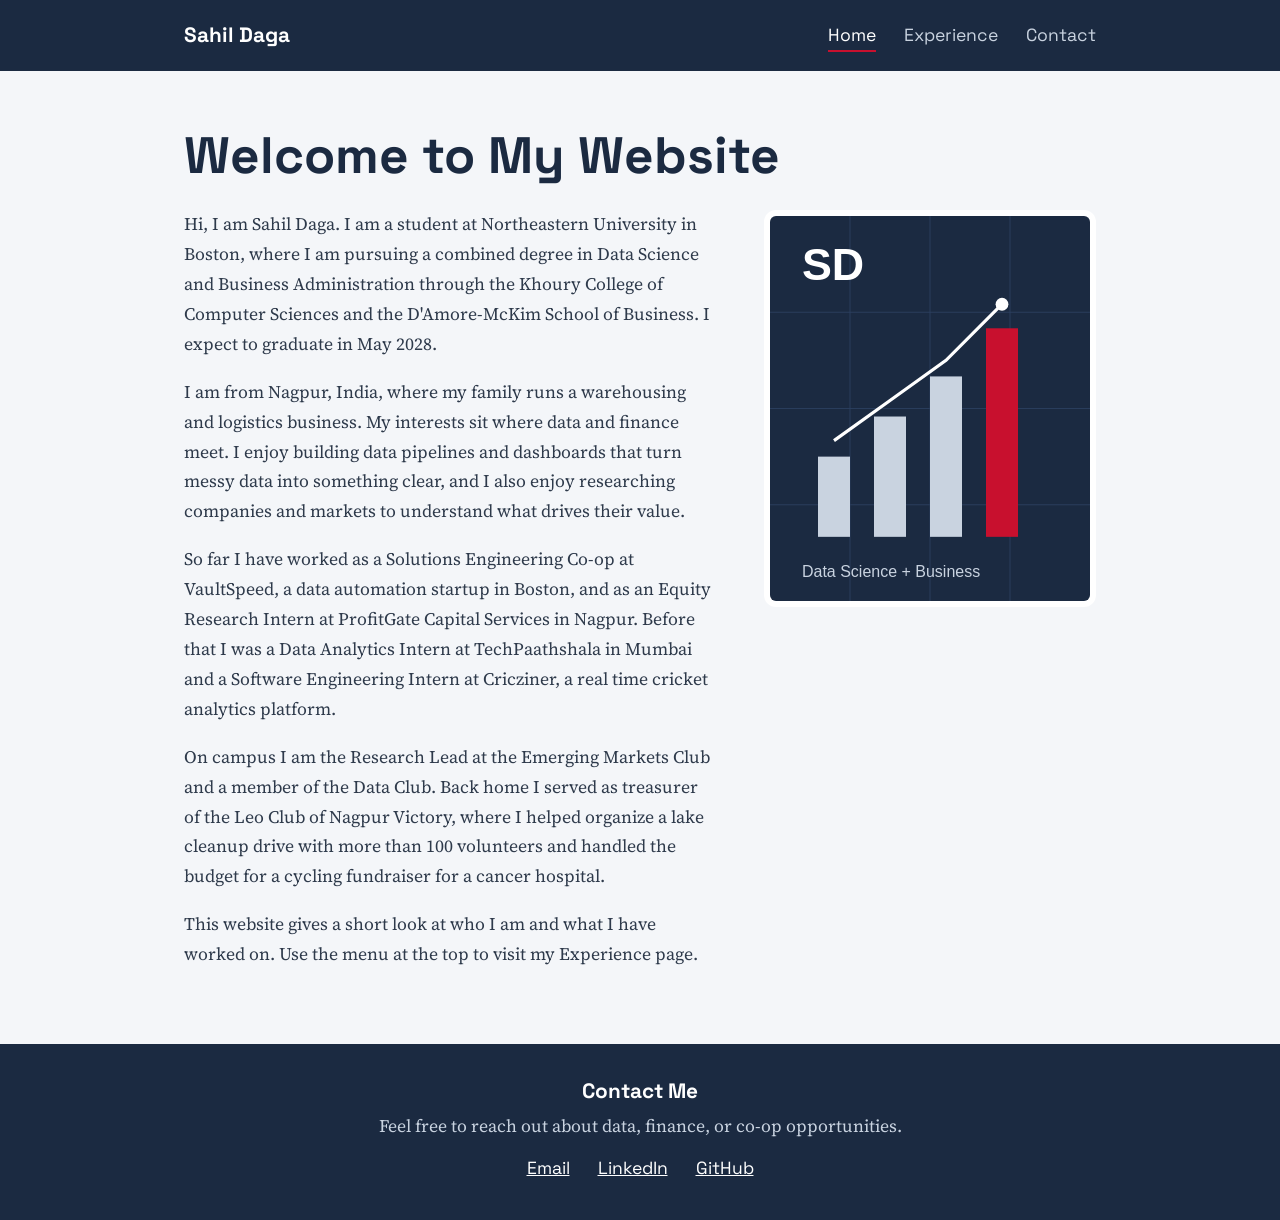
<file: index.html>
<!DOCTYPE html>
<html lang="en">
<head>
  <meta charset="UTF-8">
  <meta name="viewport" content="width=device-width, initial-scale=1">
  <title>Sahil Daga | About Me</title>
  <link rel="preconnect" href="https://fonts.googleapis.com">
  <link href="https://fonts.googleapis.com/css2?family=Space+Grotesk:wght@500;700&family=Source+Serif+4:wght@400;600&display=swap" rel="stylesheet">
  <link rel="stylesheet" href="style.css">
</head>
<body>

  <header>
    <nav>
      <a class="logo" href="index.html">Sahil Daga</a>
      <ul>
        <li><a href="index.html" class="active">Home</a></li>
        <li><a href="experience.html">Experience</a></li>
        <li><a href="#contact">Contact</a></li>
      </ul>
    </nav>
  </header>

  <main>
    <h1>Welcome to My Website</h1>

    <section class="intro">
      <div>
        <p>Hi, I am Sahil Daga. I am a student at Northeastern University in Boston, where I am pursuing a combined degree in Data Science and Business Administration through the Khoury College of Computer Sciences and the D'Amore-McKim School of Business. I expect to graduate in May 2028.</p>

        <p>I am from Nagpur, India, where my family runs a warehousing and logistics business. My interests sit where data and finance meet. I enjoy building data pipelines and dashboards that turn messy data into something clear, and I also enjoy researching companies and markets to understand what drives their value.</p>

        <p>So far I have worked as a Solutions Engineering Co-op at VaultSpeed, a data automation startup in Boston, and as an Equity Research Intern at ProfitGate Capital Services in Nagpur. Before that I was a Data Analytics Intern at TechPaathshala in Mumbai and a Software Engineering Intern at Cricziner, a real time cricket analytics platform.</p>

        <p>On campus I am the Research Lead at the Emerging Markets Club and a member of the Data Club. Back home I served as treasurer of the Leo Club of Nagpur Victory, where I helped organize a lake cleanup drive with more than 100 volunteers and handled the budget for a cycling fundraiser for a cancer hospital.</p>

                <p>This website gives a short look at who I am and what I have worked on. Use the menu at the top to visit my Experience page.</p>
      </div>
      <img src="profile.svg" alt="Portrait card for Sahil Daga">
    </section>
  </main>

  <footer id="contact">
    <h3>Contact Me</h3>
    <p style="margin: 0 auto 12px;">Feel free to reach out about data, finance, or co-op opportunities.</p>
    <a href="mailto:daga.sa@northeastern.edu">Email</a>
    <a href="https://www.linkedin.com/in/sahildaga/" target="_blank">LinkedIn</a>
    <a href="https://github.com/SahilDaga18" target="_blank">GitHub</a>
  </footer>

</body>
</html>
</file>
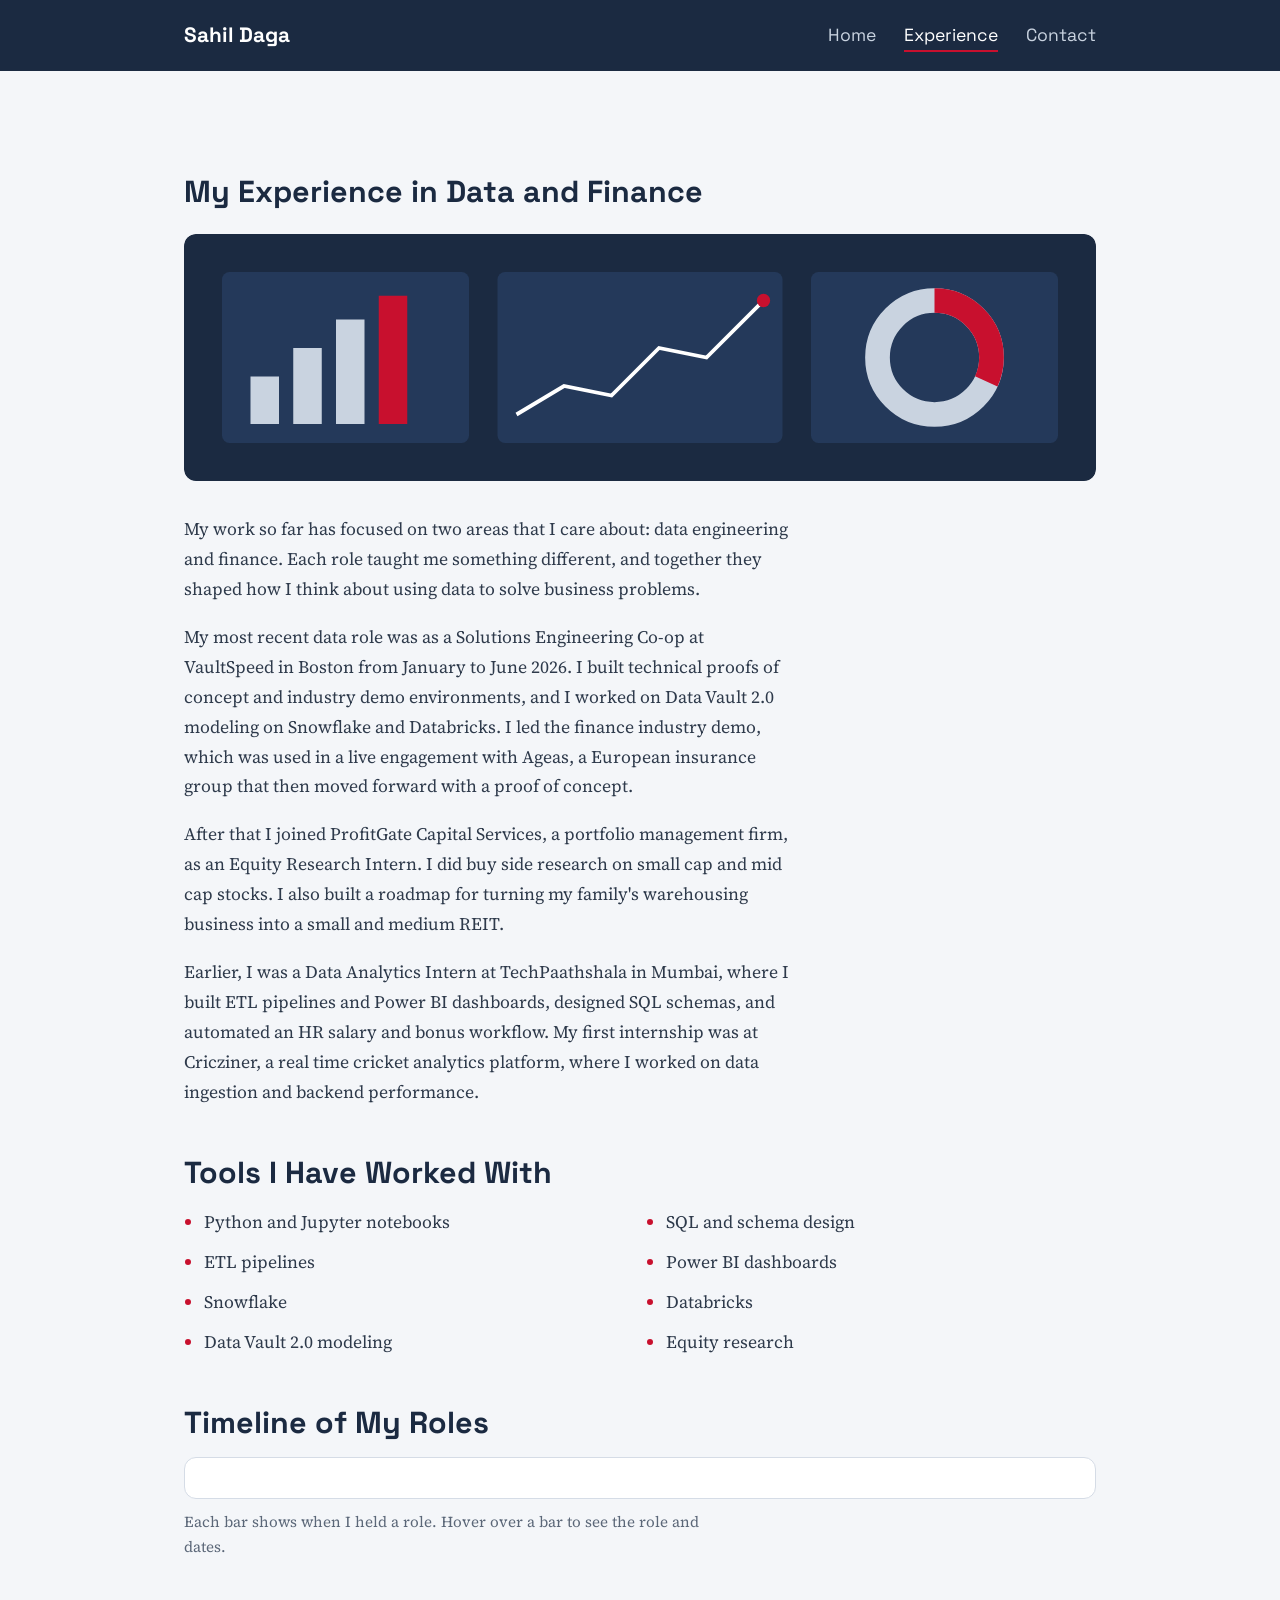
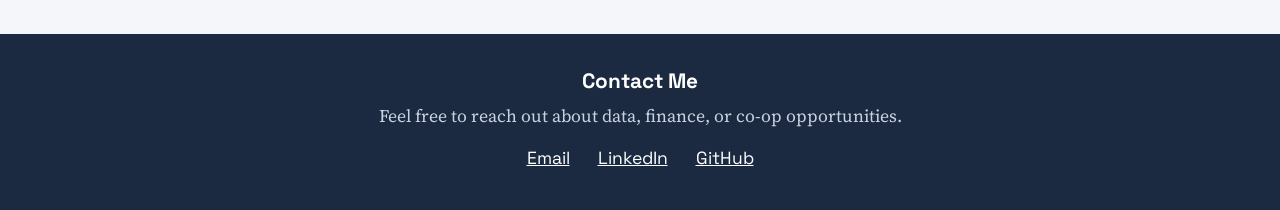
<file: experience.html>
<!DOCTYPE html>
<html lang="en">
<head>
  <meta charset="UTF-8">
  <meta name="viewport" content="width=device-width, initial-scale=1">
  <title>Sahil Daga | Experience</title>
  <link rel="preconnect" href="https://fonts.googleapis.com">
  <link href="https://fonts.googleapis.com/css2?family=Space+Grotesk:wght@500;700&family=Source+Serif+4:wght@400;600&display=swap" rel="stylesheet">
  <link rel="stylesheet" href="style.css">
  <script src="https://d3js.org/d3.v7.min.js"></script>
</head>
<body>

  <header>
    <nav>
      <a class="logo" href="index.html">Sahil Daga</a>
      <ul>
        <li><a href="index.html">Home</a></li>
        <li><a href="experience.html" class="active">Experience</a></li>
        <li><a href="#contact">Contact</a></li>
      </ul>
    </nav>
  </header>

  <main>
    <h2>My Experience in Data and Finance</h2>

    <img class="banner" src="experience.svg" alt="Illustration of a data dashboard with charts">

    <p>My work so far has focused on two areas that I care about: data engineering and finance. Each role taught me something different, and together they shaped how I think about using data to solve business problems.</p>

    <p>My most recent data role was as a Solutions Engineering Co-op at VaultSpeed in Boston from January to June 2026. I built technical proofs of concept and industry demo environments, and I worked on Data Vault 2.0 modeling on Snowflake and Databricks. I led the finance industry demo, which was used in a live engagement with Ageas, a European insurance group that then moved forward with a proof of concept.</p>

    <p>After that I joined ProfitGate Capital Services, a portfolio management firm, as an Equity Research Intern. I did buy side research on small cap and mid cap stocks. I also built a roadmap for turning my family's warehousing business into a small and medium REIT.</p>

    <p>Earlier, I was a Data Analytics Intern at TechPaathshala in Mumbai, where I built ETL pipelines and Power BI dashboards, designed SQL schemas, and automated an HR salary and bonus workflow. My first internship was at Cricziner, a real time cricket analytics platform, where I worked on data ingestion and backend performance.</p>

    <h2>Tools I Have Worked With</h2>
    <ul class="skills">
      <li>Python and Jupyter notebooks</li>
      <li>SQL and schema design</li>
      <li>ETL pipelines</li>
      <li>Power BI dashboards</li>
      <li>Snowflake</li>
      <li>Databricks</li>
      <li>Data Vault 2.0 modeling</li>
      <li>Equity research</li>
    </ul>

    <h2>Timeline of My Roles</h2>
    <div id="chart"></div>
    <p class="chart-note">Each bar shows when I held a role. Hover over a bar to see the role and dates.</p>
  </main>

  <footer id="contact">
    <h3>Contact Me</h3>
    <p style="margin: 0 auto 12px;">Feel free to reach out about data, finance, or co-op opportunities.</p>
    <a href="mailto:daga.sa@northeastern.edu">Email</a>
    <a href="https://www.linkedin.com/in/sahildaga/" target="_blank">LinkedIn</a>
    <a href="https://github.com/SahilDaga18" target="_blank">GitHub</a>
  </footer>

  <script src="chart.js"></script>
</body>
</html>
</file>
<file: style.css>
/* == The color scheme and the fonts == */
:root {
  --ink: #1B2A41;
  --text: #2E3A4B;
  --paper: #F4F6F9;
  --white: #FFFFFF;
  --accent: #C8102E;
  --line: #D5DCE6;
  --heading-font: "Space Grotesk", Arial, sans-serif;
  --body-font: "Source Serif 4", Georgia, serif;
}

* { box-sizing: border-box; }

body {
  margin: 0;
  background: var(--paper);
  color: var(--text);
  font-family: var(--body-font);
  font-size: 1.1rem;
  line-height: 1.7;
}

/* ===== Navigation header ===== */
header { background: var(--ink); padding: 18px 0; }
nav {
  max-width: 960px;
  margin: 0 auto;
  padding: 0 24px;
  display: flex;
  justify-content: space-between;
  align-items: center;
}
nav .logo {
  font-family: var(--heading-font);
  font-weight: 700;
  font-size: 1.3rem;
  color: var(--white);
  text-decoration: none;
}
nav ul { list-style: none; display: flex; gap: 28px; margin: 0; padding: 0; }
nav ul a {
  font-family: var(--heading-font);
  color: #C9D3E0;
  text-decoration: none;
  padding-bottom: 4px;
  border-bottom: 2px solid transparent;
}
nav ul a:hover, nav ul a.active { color: var(--white); border-bottom-color: var(--accent); }

/* ===== Page layout ===== */
main { max-width: 960px; margin: 0 auto; padding: 56px 24px; }

h1, h2, h3 { font-family: var(--heading-font); color: var(--ink); line-height: 1.15; }
h1 { font-size: 3.2rem; margin: 0 0 24px; }
h2 { font-size: 1.9rem; margin: 48px 0 16px; }
h3 { font-size: 1.3rem; margin: 0 0 8px; }

p { max-width: 68ch; margin: 0 0 18px; }
a { color: var(--accent); }

.intro { display: grid; grid-template-columns: 1.6fr 1fr; gap: 48px; align-items: start; }
.intro img { width: 100%; border-radius: 12px; border: 6px solid var(--white); }

.banner { width: 100%; border-radius: 12px; margin: 8px 0 24px; }

.skills { display: grid; grid-template-columns: repeat(2, 1fr); gap: 10px 32px; padding-left: 20px; }
.skills li::marker { color: var(--accent); }

#chart {
  background: var(--white);
  border: 1px solid var(--line);
  border-radius: 12px;
  padding: 20px;
  overflow-x: auto;
}
#chart svg { display: block; }
.chart-note { font-size: 0.95rem; color: #5B6778; margin-top: 10px; }

/* ===== Contact section ===== */
footer { background: var(--ink); color: #C9D3E0; padding: 36px 24px; text-align: center; }
footer h3 { color: var(--white); }
footer a { color: var(--white); margin: 0 12px; font-family: var(--heading-font); }

/* ===== Mobile layout ===== */
@media (max-width: 720px) {
  h1 { font-size: 2.3rem; }
  .intro { grid-template-columns: 1fr; }
  .skills { grid-template-columns: 1fr; }
  nav ul { gap: 16px; }
}
</file>
